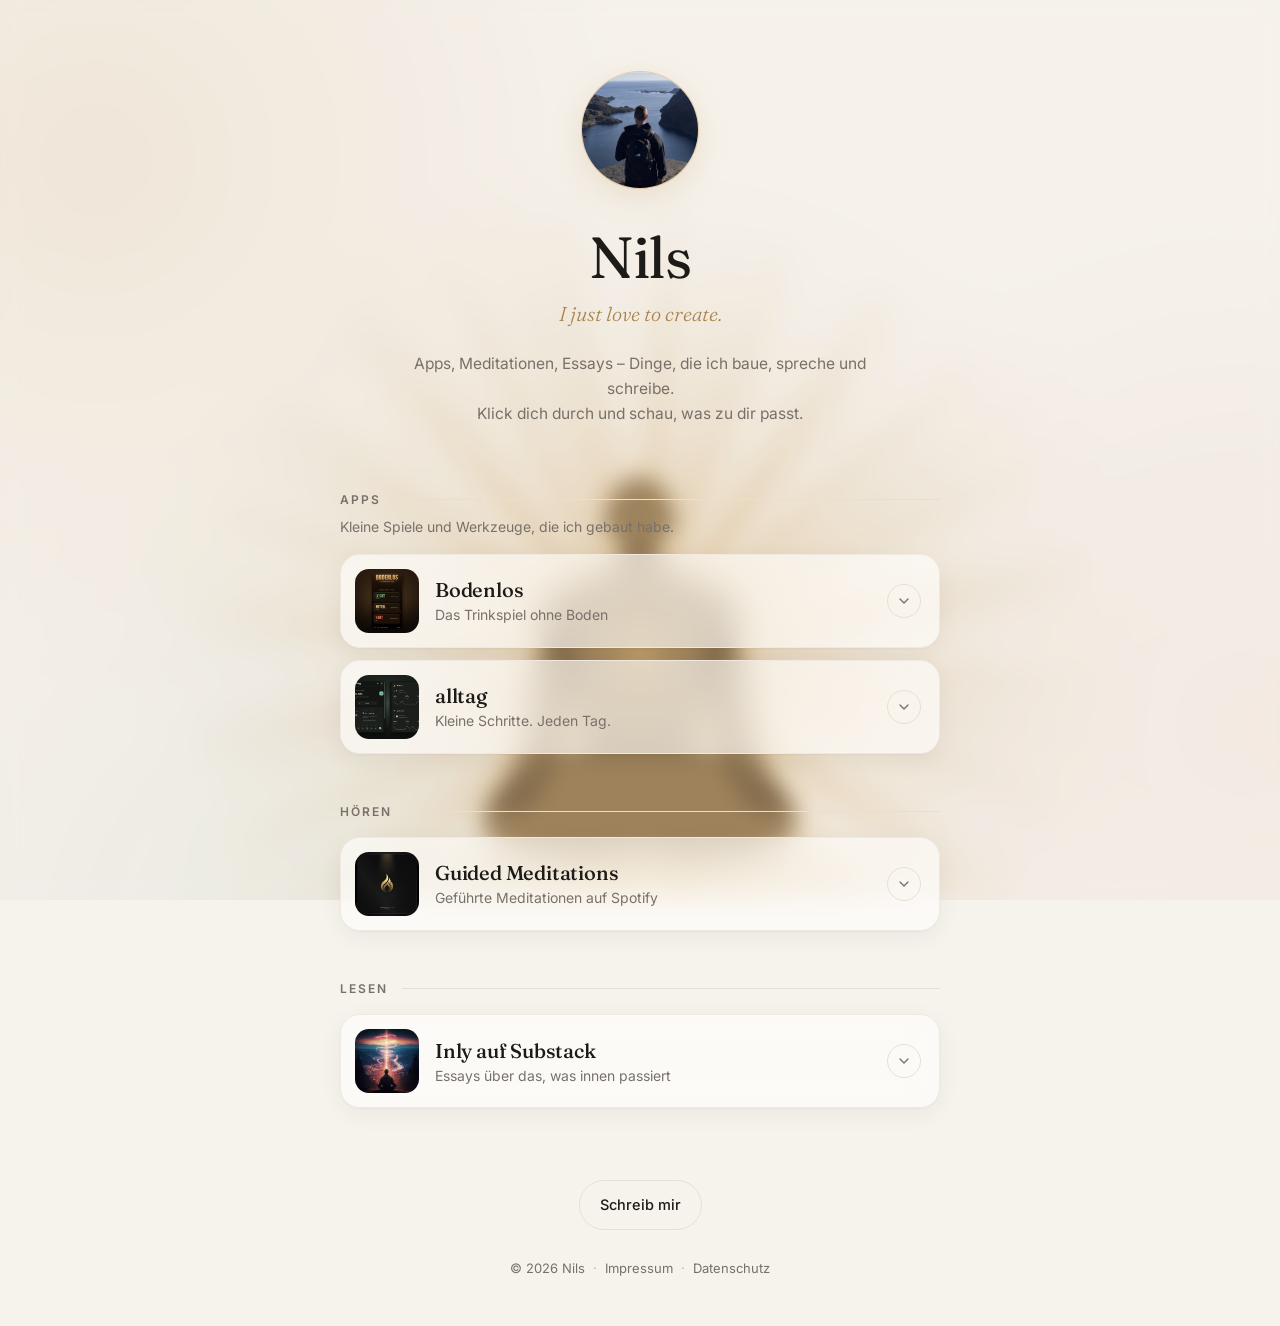
<file: index.html>
<!DOCTYPE html>
<html lang="de">
<head>
  <meta charset="utf-8">
  <meta name="viewport" content="width=device-width, initial-scale=1, viewport-fit=cover">
  <title>Nils – kreative Projekte</title>
  <meta name="description" content="">
  <meta property="og:type" content="website">
  <meta property="og:title" content="">
  <meta property="og:description" content="">
  <meta property="og:image" content="">
  <meta name="twitter:card" content="summary_large_image">
  <meta name="theme-color" content="#F6F2EC" media="(prefers-color-scheme: light)">
  <meta name="theme-color" content="#131210" media="(prefers-color-scheme: dark)">
  <link rel="icon" href="data:image/svg+xml,%3Csvg xmlns='http://www.w3.org/2000/svg' viewBox='0 0 64 64'%3E%3Ccircle cx='32' cy='32' r='30' fill='%23A8824A'/%3E%3Ctext x='32' y='43' font-family='Georgia,serif' font-size='32' text-anchor='middle' fill='%23fff'%3EN%3C/text%3E%3C/svg%3E">
  <link rel="preload" href="fonts/fraunces-latin-wght-normal.woff2" as="font" type="font/woff2" crossorigin>
  <link rel="preload" href="fonts/inter-latin-wght-normal.woff2" as="font" type="font/woff2" crossorigin>
  <link rel="stylesheet" href="style.css">
</head>
<body>
  <main class="wrap">
    <header class="hero" id="hero"></header>
    <div id="bereiche"></div>
    <footer class="foot" id="foot"></footer>
  </main>

  <noscript><p class="noscript">Bitte JavaScript aktivieren, um die Seite zu sehen.</p></noscript>

  <!-- Reihenfolge wichtig: erst Inhalt, dann Logik -->
  <script src="inhalt.js"></script>
  <script src="app.js"></script>
</body>
</html>
</file>
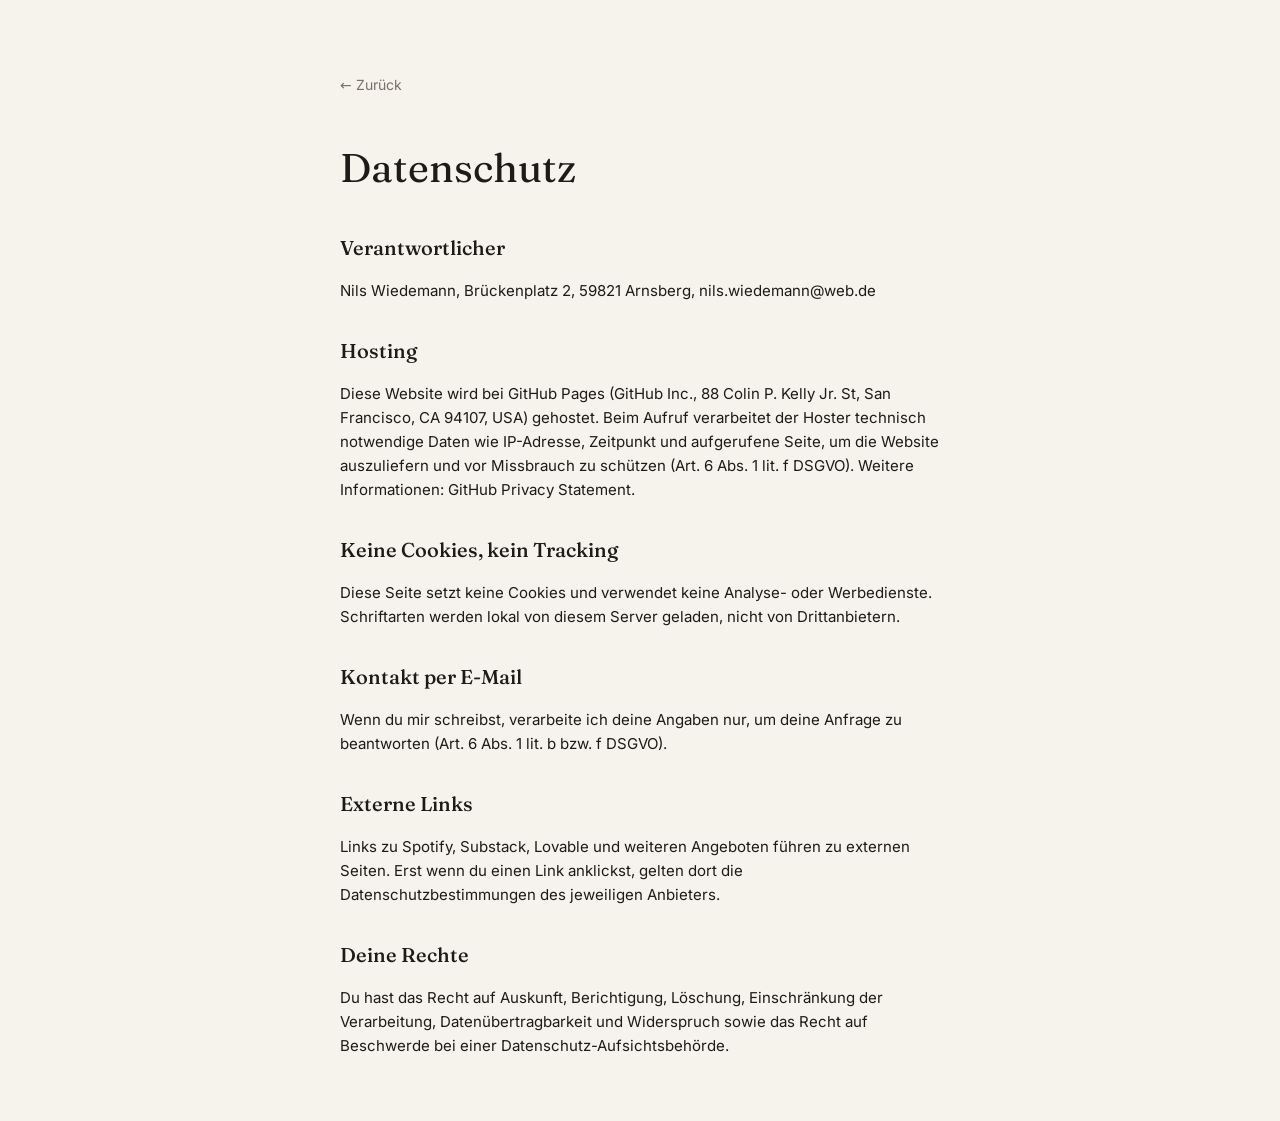
<file: datenschutz.html>
<!DOCTYPE html>
<html lang="de"><head><meta charset="utf-8"><meta name="viewport" content="width=device-width, initial-scale=1">
<title>Datenschutz – Nils</title><meta name="robots" content="noindex"><link rel="stylesheet" href="style.css">
<style>.recht h1{font-family:var(--serif);font-weight:400;font-size:40px;margin:0 0 28px}.recht h2{font-family:var(--serif);font-weight:500;font-size:20px;margin:32px 0 8px}.recht p,.recht li{color:var(--text);font-size:15px}.recht .hinweis{background:var(--accent-soft);padding:14px 16px;border-radius:12px;font-size:13.5px}.zurueck{display:inline-block;margin-bottom:40px;color:var(--muted);text-decoration:none;font-size:14px}</style>
</head><body><main class="wrap recht"><a class="zurueck" href="index.html">← Zurück</a>
<h1>Datenschutz</h1>
<!-- Entwurf passend zum Aufbau der Seite (keine Cookies, kein Tracking, Schriften lokal). Bei Änderungen am besten mit einem Datenschutz-Generator abgleichen. -->
<h2>Verantwortlicher</h2>
<p>Nils Wiedemann, Brückenplatz 2, 59821 Arnsberg, nils.wiedemann@web.de</p>
<h2>Hosting</h2>
<p>Diese Website wird bei GitHub Pages (GitHub Inc., 88 Colin P. Kelly Jr. St, San Francisco, CA 94107, USA) gehostet. Beim Aufruf verarbeitet der Hoster technisch notwendige Daten wie IP-Adresse, Zeitpunkt und aufgerufene Seite, um die Website auszuliefern und vor Missbrauch zu schützen (Art. 6 Abs. 1 lit. f DSGVO). Weitere Informationen: GitHub Privacy Statement.</p>
<h2>Keine Cookies, kein Tracking</h2>
<p>Diese Seite setzt keine Cookies und verwendet keine Analyse- oder Werbedienste. Schriftarten werden lokal von diesem Server geladen, nicht von Drittanbietern.</p>
<h2>Kontakt per E-Mail</h2>
<p>Wenn du mir schreibst, verarbeite ich deine Angaben nur, um deine Anfrage zu beantworten (Art. 6 Abs. 1 lit. b bzw. f DSGVO).</p>
<h2>Externe Links</h2>
<p>Links zu Spotify, Substack, Lovable und weiteren Angeboten führen zu externen Seiten. Erst wenn du einen Link anklickst, gelten dort die Datenschutzbestimmungen des jeweiligen Anbieters.</p>
<h2>Deine Rechte</h2>
<p>Du hast das Recht auf Auskunft, Berichtigung, Löschung, Einschränkung der Verarbeitung, Datenübertragbarkeit und Widerspruch sowie das Recht auf Beschwerde bei einer Datenschutz-Aufsichtsbehörde.</p>
</main></body></html>
</file>
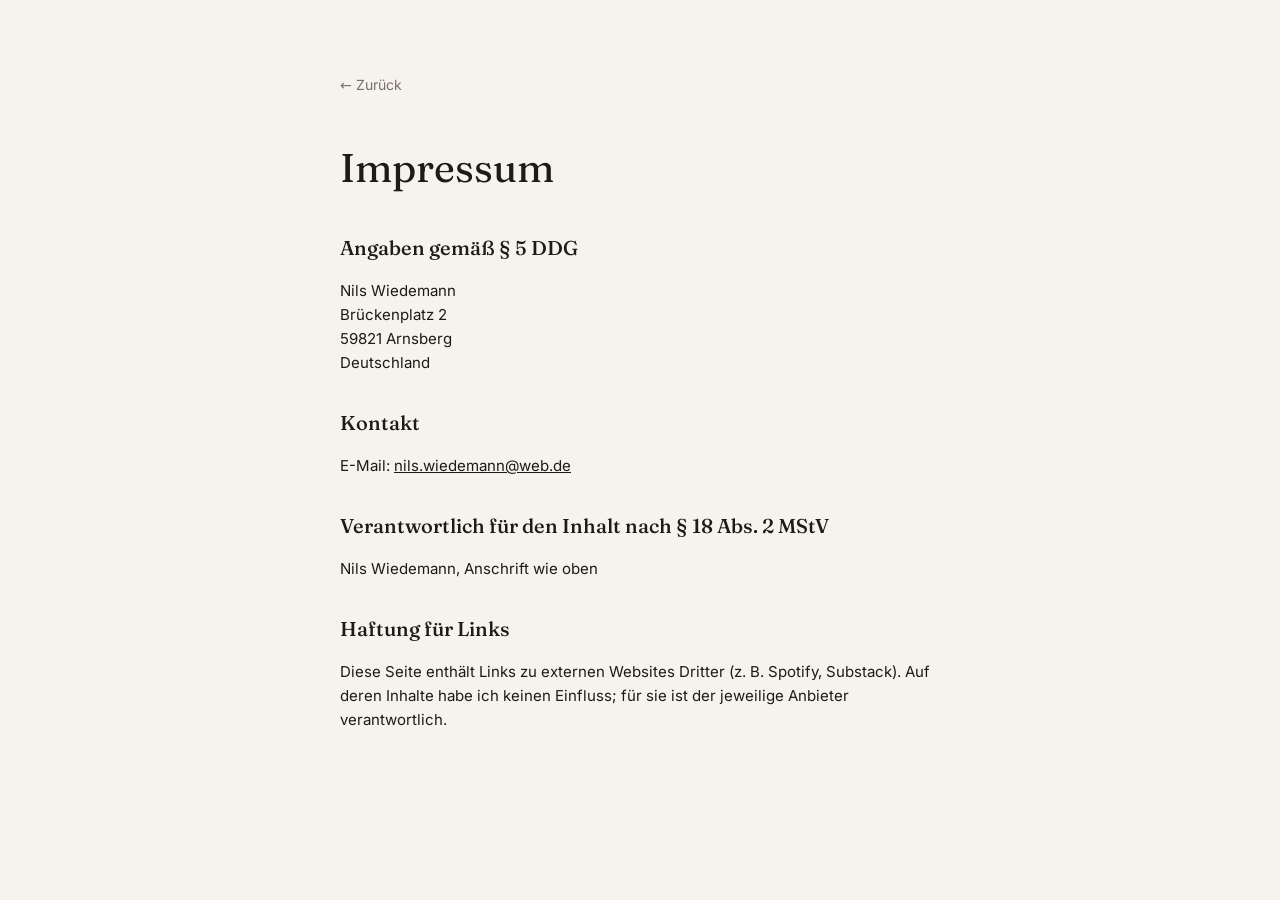
<file: impressum.html>
<!DOCTYPE html>
<html lang="de"><head><meta charset="utf-8"><meta name="viewport" content="width=device-width, initial-scale=1">
<title>Impressum – Nils</title><meta name="robots" content="noindex"><link rel="stylesheet" href="style.css">
<style>.recht h1{font-family:var(--serif);font-weight:400;font-size:40px;margin:0 0 28px}.recht h2{font-family:var(--serif);font-weight:500;font-size:20px;margin:32px 0 8px}.recht p,.recht li{color:var(--text);font-size:15px}.recht .hinweis{background:var(--accent-soft);padding:14px 16px;border-radius:12px;font-size:13.5px}.zurueck{display:inline-block;margin-bottom:40px;color:var(--muted);text-decoration:none;font-size:14px}</style>
</head><body><main class="wrap recht"><a class="zurueck" href="index.html">← Zurück</a>
<h1>Impressum</h1>
<h2>Angaben gemäß § 5 DDG</h2>
<p>Nils Wiedemann<br>Brückenplatz 2<br>59821 Arnsberg<br>Deutschland</p>
<h2>Kontakt</h2>
<p>E-Mail: <a href="mailto:nils.wiedemann@web.de">nils.wiedemann@web.de</a></p>
<h2>Verantwortlich für den Inhalt nach § 18 Abs. 2 MStV</h2>
<p>Nils Wiedemann, Anschrift wie oben</p>
<h2>Haftung für Links</h2>
<p>Diese Seite enthält Links zu externen Websites Dritter (z.&nbsp;B. Spotify, Substack). Auf deren Inhalte habe ich keinen Einfluss; für sie ist der jeweilige Anbieter verantwortlich.</p>
</main></body></html>
</file>
<file: style.css>
/* ───────── Schriften (lokal, kein Google-Server → DSGVO-freundlich) ───────── */
@font-face{font-family:"Fraunces";src:url(fonts/fraunces-latin-wght-normal.woff2) format("woff2");font-weight:100 900;font-style:normal;font-display:swap}
@font-face{font-family:"Fraunces";src:url(fonts/fraunces-latin-wght-italic.woff2) format("woff2");font-weight:100 900;font-style:italic;font-display:swap}
@font-face{font-family:"Inter";src:url(fonts/inter-latin-wght-normal.woff2) format("woff2");font-weight:100 900;font-style:normal;font-display:swap}

/* ───────── Farben – hier kannst du das Farbschema ändern ───────── */
:root{
  --bg:#F6F2EC; --bg-rgb:246,242,236; --card:#FFFFFF; --line:#E6DFD4; --line-soft:#EFE9E0;
  --text:#1D1B18; --muted:#78716A; --accent:#A8824A; --accent-soft:#F1E8DA;
  --btn:#1D1B18; --btn-text:#FBF8F3;
  --shadow:0 1px 2px rgba(40,30,15,.04),0 6px 24px rgba(40,30,15,.05);
  --shadow-open:0 2px 4px rgba(40,30,15,.05),0 18px 50px rgba(40,30,15,.10);
  --serif:"Fraunces",Georgia,"Times New Roman",serif;
  --sans:"Inter",system-ui,-apple-system,"Segoe UI",Roboto,sans-serif;
  --radius:20px;
}
/* Dunkles Farbschema: gilt automatisch bei dunkel eingestelltem Gerät,
   oder immer, wenn in inhalt.js  farbschema: "dunkel"  steht. */
@media (prefers-color-scheme:dark){:root:not([data-schema="hell"]){
  --bg:#131210; --bg-rgb:19,18,16; --card:#1B1A17; --line:#2C2925; --line-soft:#24221F;
  --text:#EEE8DF; --muted:#9C948A; --accent:#C9A46A; --accent-soft:#2A241B;
  --btn:#EEE8DF; --btn-text:#131210;
  --shadow:0 1px 2px rgba(0,0,0,.3); --shadow-open:0 20px 60px rgba(0,0,0,.45);
  --orb-a:201,164,106; --orb-b:150,95,80; --orb-c:70,110,100; --orb-staerke:.38; --orb-figur:.2;
  --gold:201,164,106; --licht:1; --figur-farbe:#0d0c0a; --karte-glas:rgba(27,26,23,.56);
}}
:root[data-schema="dunkel"]{
  --bg:#131210; --bg-rgb:19,18,16; --card:#1B1A17; --line:#2C2925; --line-soft:#24221F;
  --text:#EEE8DF; --muted:#9C948A; --accent:#C9A46A; --accent-soft:#2A241B;
  --btn:#EEE8DF; --btn-text:#131210;
  --shadow:0 1px 2px rgba(0,0,0,.3); --shadow-open:0 20px 60px rgba(0,0,0,.45);
  --orb-a:201,164,106; --orb-b:150,95,80; --orb-c:70,110,100; --orb-staerke:.38; --orb-figur:.2;
  --gold:201,164,106; --licht:1; --figur-farbe:#0d0c0a; --karte-glas:rgba(27,26,23,.56);
}

/* ───────── Grundlayout ───────── */
*,*::before,*::after{box-sizing:border-box}
html{-webkit-text-size-adjust:100%;scroll-behavior:smooth}
body{margin:0;background:var(--bg);color:var(--text);font-family:var(--sans);font-size:16px;line-height:1.6;-webkit-font-smoothing:antialiased}
img{display:block;max-width:100%}
a{color:inherit}
.wrap{max-width:640px;margin:0 auto;padding:72px 20px 48px}
.noscript{text-align:center;padding:40px;font-family:var(--sans)}

/* ───────── Kopf ───────── */
.hero{text-align:center;margin-bottom:64px}
.avatar{width:116px;height:116px;border-radius:50%;object-fit:cover;margin:0 auto 26px;box-shadow:0 0 0 1px var(--line),0 0 0 7px var(--bg),0 0 0 8px var(--line)}
.hero h1{font-family:var(--serif);font-weight:400;font-size:clamp(42px,9vw,58px);line-height:1;letter-spacing:-.02em;margin:0;font-variation-settings:"opsz" 144}
.hero .sub{font-family:var(--serif);font-style:italic;font-weight:300;font-size:20px;color:var(--accent);margin:12px 0 0}
.hero .intro{max-width:480px;margin:22px auto 0;color:var(--muted);font-size:15.5px}
.hero .intro p{margin:0}

/* ───────── Bereiche ───────── */
.bereich{margin-top:48px}
.bereich-kopf{display:flex;align-items:center;gap:14px;margin-bottom:6px}
.bereich-kopf h2{font-family:var(--sans);font-size:12px;font-weight:600;letter-spacing:.16em;text-transform:uppercase;color:var(--muted);margin:0;white-space:nowrap}
.bereich-kopf::after{content:"";flex:1;height:1px;background:var(--line)}
.bereich-sub{color:var(--muted);font-size:14px;margin:0 0 16px}
.bereich-kopf + .liste{margin-top:16px}
.liste{display:flex;flex-direction:column;gap:12px}

/* ───────── Projekt-Karte ───────── */
.karte{background:var(--card);border:1px solid var(--line-soft);border-radius:var(--radius);box-shadow:var(--shadow);overflow:hidden;transition:box-shadow .35s ease,border-color .35s ease,transform .35s ease}
.karte:hover{border-color:var(--line)}
.karte.offen{box-shadow:var(--shadow-open);border-color:var(--line)}
.kopf{all:unset;box-sizing:border-box;cursor:pointer;width:100%;display:flex;align-items:center;gap:16px;padding:14px 18px 14px 14px;-webkit-tap-highlight-color:transparent}
.kopf:focus-visible{outline:2px solid var(--accent);outline-offset:-3px;border-radius:var(--radius)}
.thumb{flex:none;width:64px;height:64px;border-radius:14px;object-fit:cover;background:var(--accent-soft);transition:transform .4s ease}
.karte:hover .thumb{transform:scale(1.04)}
.kopf-text{flex:1;min-width:0}
.titel{display:block;font-family:var(--serif);font-size:20px;font-weight:500;line-height:1.25;letter-spacing:-.01em}
.kurz{display:block;font-size:14px;color:var(--muted);margin-top:3px;line-height:1.4}
.pfeil{flex:none;width:34px;height:34px;border-radius:50%;border:1px solid var(--line);display:grid;place-items:center;color:var(--muted);transition:transform .4s cubic-bezier(.2,.7,.2,1),background .3s,color .3s,border-color .3s}
.pfeil svg{width:16px;height:16px}
.karte:hover .pfeil{color:var(--text)}
.offen .pfeil{transform:rotate(180deg);background:var(--btn);color:var(--btn-text);border-color:var(--btn)}

/* Aufklappbereich – weiche Höhenanimation */
.body{display:grid;grid-template-rows:0fr;transition:grid-template-rows .45s cubic-bezier(.2,.7,.2,1)}
.offen .body{grid-template-rows:1fr}
.body-innen{overflow:hidden;min-height:0}
.inhalt{padding:4px 18px 22px;opacity:0;transform:translateY(-6px);transition:opacity .35s ease,transform .35s ease}
.offen .inhalt{opacity:1;transform:none;transition-delay:.08s}

.hauptbild{width:100%;aspect-ratio:16/10;object-fit:cover;border-radius:14px;background:var(--accent-soft)}
.galerie{display:flex;gap:10px;overflow-x:auto;scroll-snap-type:x mandatory;margin:10px -18px 0;padding:0 18px 4px;scrollbar-width:none}
.galerie::-webkit-scrollbar{display:none}
.galerie img{flex:none;height:220px;width:auto;border-radius:12px;scroll-snap-align:start;background:var(--accent-soft);cursor:zoom-in}
.text{margin-top:18px;font-size:15.5px;line-height:1.7}
.text p{margin:0 0 12px}
.text p:last-child{margin-bottom:0}
.text strong{font-weight:600}
.text a{color:var(--accent);text-underline-offset:3px}
.merkmale{display:flex;flex-wrap:wrap;gap:6px;list-style:none;margin:16px 0 0;padding:0}
.merkmale li{font-size:12.5px;padding:4px 11px;border-radius:999px;background:var(--accent-soft);color:var(--text)}
.links{display:flex;flex-wrap:wrap;gap:10px;margin-top:20px}
.btn{display:inline-flex;align-items:center;gap:8px;padding:12px 20px;border-radius:999px;font-size:14.5px;font-weight:500;text-decoration:none;border:1px solid var(--line);color:var(--text);transition:transform .2s ease,opacity .2s ease,background .2s ease}
.btn:hover{transform:translateY(-1px)}
.btn.primaer{background:var(--btn);color:var(--btn-text);border-color:var(--btn)}
.btn.primaer:hover{opacity:.9}
.btn svg{width:14px;height:14px}

/* ───────── Fuß ───────── */
.foot{margin-top:72px;text-align:center}
.foot .btn{margin-bottom:28px}
.foot small{display:block;color:var(--muted);font-size:13px}
.foot small a{text-decoration:none;color:var(--muted)}
.foot small a:hover{color:var(--text)}
.foot .sep{margin:0 8px;opacity:.5}

/* ───────── Bild-Vollansicht ───────── */
.lightbox{position:fixed;inset:0;z-index:50;background:rgba(10,9,8,.86);display:none;align-items:center;justify-content:center;padding:24px;cursor:zoom-out}
.lightbox.an{display:flex;animation:ein .25s ease}
.lightbox img{max-width:100%;max-height:100%;border-radius:12px}

/* ───────── Meditativer Hintergrund ─────────
   Drei sehr weiche Lichtflächen, die langsam wandern.
   Tempo: die Sekundenzahlen bei "animation" (größer = ruhiger).
   Stärke: --orb-staerke (0 = aus, 1 = kräftig).                      */
:root{--orb-a:201,164,106; --orb-b:214,170,150; --orb-c:150,172,150; --orb-staerke:.55}
.bg{position:fixed;inset:0;z-index:-1;overflow:hidden;pointer-events:none}
.orb{position:absolute;width:85vmax;height:85vmax;border-radius:50%;opacity:var(--orb-staerke);will-change:transform}
.o1{left:-35vmax;top:-30vmax;background:radial-gradient(closest-side,rgba(var(--orb-a),.55),rgba(var(--orb-a),0));animation:wandern1 58s ease-in-out infinite alternate}
.o2{right:-40vmax;top:20vh;background:radial-gradient(closest-side,rgba(var(--orb-b),.45),rgba(var(--orb-b),0));animation:wandern2 72s ease-in-out infinite alternate}
.o3{left:-20vmax;bottom:-45vmax;background:radial-gradient(closest-side,rgba(var(--orb-c),.40),rgba(var(--orb-c),0));animation:wandern3 64s ease-in-out infinite alternate}
@keyframes wandern1{0%{transform:translate(0,0) scale(1)}50%{transform:translate(18vw,10vh) scale(1.12)}100%{transform:translate(6vw,26vh) scale(.94)}}
@keyframes wandern2{0%{transform:translate(0,0) scale(1)}50%{transform:translate(-16vw,-12vh) scale(.9)}100%{transform:translate(-26vw,14vh) scale(1.08)}}
@keyframes wandern3{0%{transform:translate(0,0) scale(1.05)}50%{transform:translate(22vw,-14vh) scale(.95)}100%{transform:translate(34vw,-4vh) scale(1.1)}}

/* ───────── Meditierende Figur mit goldenem Licht ─────────
   --gold          Farbe des Lichts (R,G,B) – mattes Gold
   --licht         Gesamtstärke der Lichtszene (0 = aus, 1 = voll)
   --figur-farbe   Farbe der Silhouette
   Atemtempo: 11 s – identisch mit dem Atemkreis, alles atmet gemeinsam. */
:root{--gold:198,160,98; --licht:1; --figur-farbe:rgba(84,62,38,.5); --sz:min(96vh,170vw,1000px); --orb-figur:.28; --karte-glas:rgba(255,255,255,.62)}
html.mit-figur:root{--orb-staerke:var(--orb-figur)}

.szene{position:absolute;left:50%;bottom:0;width:var(--sz);aspect-ratio:1;transform:translateX(-50%);opacity:var(--licht)}
.szene > *{position:absolute}
.fig,.fig-saum{width:58%;left:21%;bottom:1.5%;overflow:visible}
.fig{fill:var(--figur-farbe)}
.fig-saum{fill:rgb(var(--gold));transform-origin:50% 100%;will-change:transform,opacity;animation:saum 11s ease-in-out infinite}

/* Aura – atmet und wabert (zwei überlagerte Rhythmen → nie ganz gleich) */
.aura-wabern{width:120%;height:120%;left:-10%;top:11.7%;will-change:transform;animation:wabern 7.3s ease-in-out infinite alternate}
.aura{position:absolute;inset:0;border-radius:50%;will-change:transform,opacity;
  background:radial-gradient(closest-side,rgba(var(--gold),.62) 0%,rgba(var(--gold),.34) 22%,rgba(var(--gold),.14) 48%,rgba(var(--gold),.04) 72%,rgba(var(--gold),0) 100%);
  animation:aura 11s ease-in-out infinite}

/* Strahlen – zwei Strahlenkränze drehen langsam gegeneinander → Flimmern */
.strahlen{width:140%;height:140%;left:-20%;top:1.7%;
  -webkit-mask-image:radial-gradient(closest-side,#000 8%,rgba(0,0,0,.5) 38%,transparent 76%);
          mask-image:radial-gradient(closest-side,#000 8%,rgba(0,0,0,.5) 38%,transparent 76%);
  animation:strahlen 11s ease-in-out infinite}
.s1,.s2{position:absolute;inset:0;border-radius:50%;will-change:transform}
.s1{background:repeating-conic-gradient(from 0deg,rgba(var(--gold),0) 0deg,rgba(var(--gold),.26) 4deg,rgba(var(--gold),0) 9deg,rgba(var(--gold),0) 15deg);animation:drehen 170s linear infinite}
.s2{background:repeating-conic-gradient(from 7deg,rgba(var(--gold),0) 0deg,rgba(var(--gold),.18) 6deg,rgba(var(--gold),0) 13deg,rgba(var(--gold),0) 22deg);animation:drehen 230s linear infinite reverse}

.boden{left:12%;width:76%;bottom:-3%;height:11%;border-radius:50%;background:radial-gradient(closest-side,rgba(var(--gold),.5),rgba(var(--gold),0));animation:aura 11s ease-in-out infinite}
.herz{width:14%;aspect-ratio:1;left:43%;top:64.7%;border-radius:50%;background:radial-gradient(closest-side,rgba(var(--gold),.8),rgba(var(--gold),.25) 45%,rgba(var(--gold),0));will-change:transform,opacity;animation:herz 11s ease-in-out infinite}

@keyframes aura{0%,100%{transform:scale(.9);opacity:.7}50%{transform:scale(1.06);opacity:1}}
@keyframes wabern{0%{transform:scale(1,1) rotate(-1.5deg)}100%{transform:scale(1.06,.95) rotate(1.5deg)}}
@keyframes strahlen{0%,100%{opacity:.5}50%{opacity:.95}}
@keyframes drehen{to{transform:rotate(360deg)}}
@keyframes saum{0%,100%{transform:scale(1.005);opacity:.5}50%{transform:scale(1.035);opacity:1}}
@keyframes herz{0%,100%{transform:scale(.8);opacity:.45}50%{transform:scale(1.25);opacity:.95}}

/* Matter Schleier über Figur & Licht – lässt sie „aus dem Hintergrund“ scheinen.
   Stärke in inhalt.js (figurUnschaerfe, figurMatt) oder hier als Standardwert. */
:root{--schleier-blur:10px; --schleier-matt:.15}
.schleier{position:absolute;inset:0;pointer-events:none;
  background:rgba(var(--bg-rgb),var(--schleier-matt));
  -webkit-backdrop-filter:blur(var(--schleier-blur)) saturate(1.05);
          backdrop-filter:blur(var(--schleier-blur)) saturate(1.05)}
@supports not ((-webkit-backdrop-filter:blur(1px)) or (backdrop-filter:blur(1px))){
  .szene{filter:blur(var(--schleier-blur))}
}

/* Karten leicht durchscheinend, damit das Licht durchschimmert */
@supports ((-webkit-backdrop-filter:blur(1px)) or (backdrop-filter:blur(1px))){
  html.mit-figur .karte{background:var(--karte-glas);-webkit-backdrop-filter:blur(14px) saturate(1.15);backdrop-filter:blur(14px) saturate(1.15)}
}

/* ───────── Atemkreis ums Profilbild ─────────
   11 s = ein Atemzug (5,5 s ein, 5,5 s aus) – ein ruhiges Atemtempo. */
.atem{position:relative;width:116px;height:116px;margin:0 auto 40px}
.atem .avatar{position:relative;z-index:1;margin:0;box-shadow:0 0 0 1px rgba(var(--orb-a),.45),0 8px 30px rgba(var(--orb-a),.25)}
.atem-licht,.atem-ring{position:absolute;inset:0;border-radius:50%;pointer-events:none}
.atem-licht{background:radial-gradient(closest-side,rgba(var(--orb-a),.55),rgba(var(--orb-a),0));animation:atmen 11s ease-in-out infinite}
.atem-ring{border:1px solid rgba(var(--orb-a),.55);animation:ring 11s ease-in-out infinite}
@keyframes atmen{0%,100%{transform:scale(1.15);opacity:.35}50%{transform:scale(2.1);opacity:.9}}
@keyframes ring{0%,100%{transform:scale(1.12);opacity:.15}50%{transform:scale(1.45);opacity:.7}}

/* ───────── Einblend-Animation ───────── */
.ein{opacity:0;transform:translateY(10px);animation:ein .7s cubic-bezier(.2,.7,.2,1) forwards}
@keyframes ein{to{opacity:1;transform:none}}

@media (max-width:480px){
  .wrap{padding-top:56px}
  .hero{margin-bottom:48px}
  .kopf{gap:13px;padding:12px 14px 12px 12px}
  .thumb{width:56px;height:56px;border-radius:12px}
  .titel{font-size:18px}
  .inhalt{padding:2px 14px 18px}
  .galerie{margin:10px -14px 0;padding:0 14px 4px}
  .galerie img{height:190px}
}
@media (prefers-reduced-motion:reduce){
  *,*::before,*::after{animation:none!important;transition:none!important}
  .ein{opacity:1;transform:none}
}
</file>
